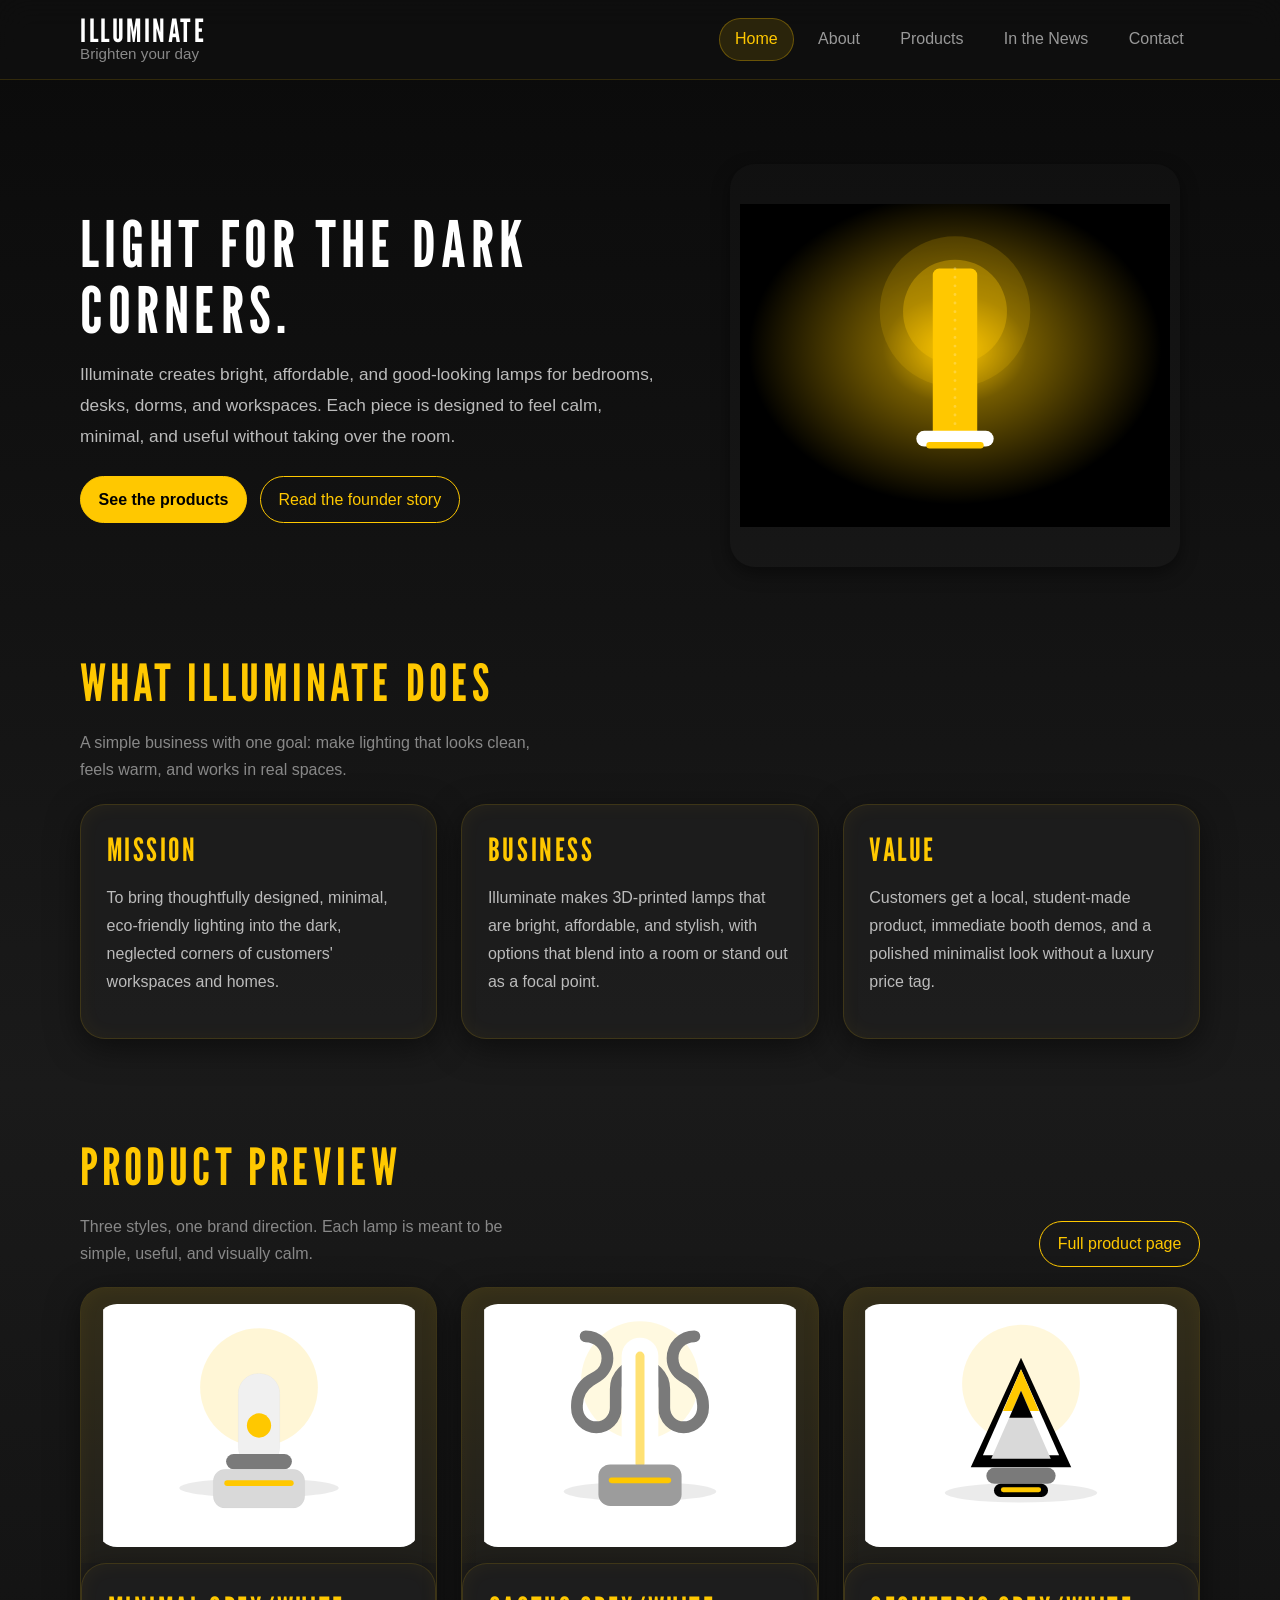
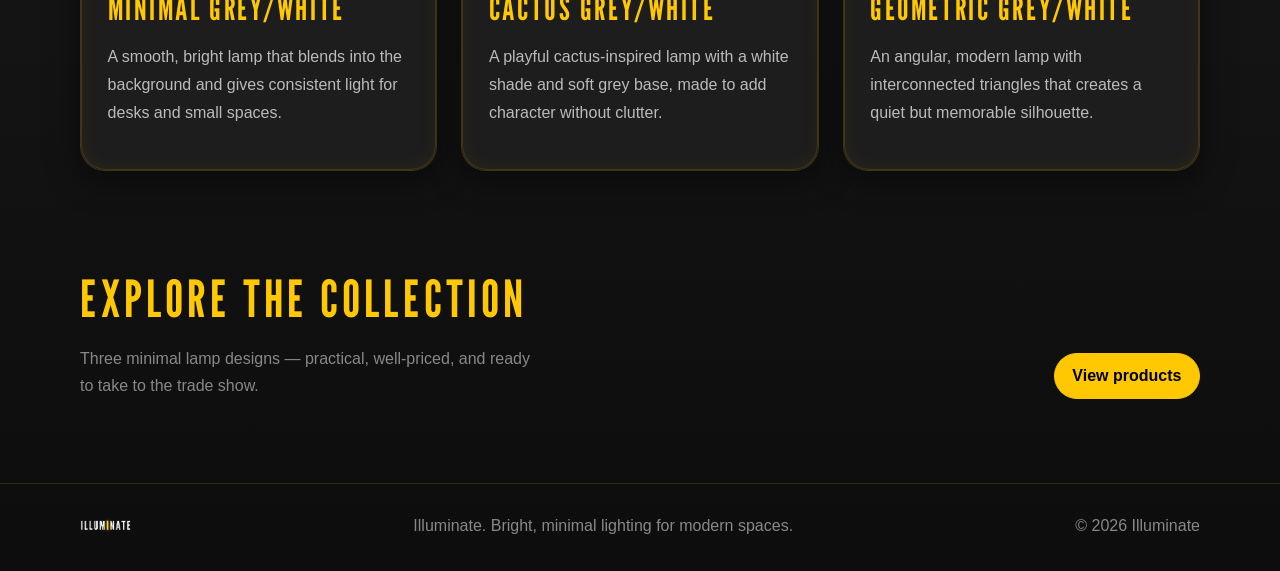
<file: index.html>
<!doctype html>
<html lang="en">
  <head>
    <meta charset="utf-8" />
    <meta name="viewport" content="width=device-width, initial-scale=1" />
    <title>Illuminate | Brighten your day</title>
    <meta name="description" content="Illuminate makes eco-friendly, 3D-printed lamps that are bright, affordable, and minimal." />
    <link rel="icon" href="Assets/Favicon.png" />
    <link rel="stylesheet" href="styles.css" />
    <script defer src="site.js"></script>
  </head>
  <body>
    <div class="site-shell">
      <header class="site-header">
        <div class="container header-row">
          <a class="brand" href="index.html" aria-label="Illuminate home">
            
            <span class="brand-text">
              <strong>ILLUMINATE</strong>
              <span>Brighten your day</span>
            </span>
          </a>
          <button class="nav-button" type="button" data-nav-button>Menu</button>
          <input class="nav-toggle" id="nav-toggle" type="checkbox" data-nav-toggle />
          <nav class="site-nav" aria-label="Primary">
            <a href="index.html" aria-current="page" data-nav-link>Home</a>
            <a href="about.html" data-nav-link>About</a>
            <a href="products.html" data-nav-link>Products</a>
            <a href="news.html" data-nav-link>In the News</a>
            <a href="contact.html" data-nav-link>Contact</a>
          </nav>
        </div>
      </header>

      <main>
        <section class="hero">
          <div class="container hero-grid">
            <div>
              
              <h1>Light for the dark corners.</h1>
              <p class="lede">
                Illuminate creates bright, affordable, and good-looking lamps for bedrooms, desks, dorms, and workspaces. Each piece is designed to feel calm, minimal, and useful without taking over the room.
              </p>
              <div class="hero-actions">
                <a class="button primary" href="products.html">See the products</a>
                <a class="button secondary" href="about.html">Read the founder story</a>
              </div>
              
            </div>

            <div class="hero-art">
                <div class="hero-card">
                  <img src="Assets/hero-lamp.svg" alt="Minimal lamp illustration in Illuminate colors" />
                </div>
              </div>
            </div>
          </div>
        </section>

        <section class="section">
          <div class="container">
            <div class="section-header">
              <div>
                <h2>What Illuminate does</h2>
                <p>A simple business with one goal: make lighting that looks clean, feels warm, and works in real spaces.</p>
              </div>
            </div>
            <div class="grid-3">
              <article class="card pad">
                <h3>Mission</h3>
                <p>To bring thoughtfully designed, minimal, eco-friendly lighting into the dark, neglected corners of customers' workspaces and homes.</p>
              </article>
              <article class="card pad">
                <h3>Business</h3>
                <p>Illuminate makes 3D-printed lamps that are bright, affordable, and stylish, with options that blend into a room or stand out as a focal point.</p>
              </article>
              <article class="card pad">
                <h3>Value</h3>
                <p>Customers get a local, student-made product, immediate booth demos, and a polished minimalist look without a luxury price tag.</p>
              </article>
            </div>
          </div>
        </section>

        <section class="section">
          <div class="container">
            <div class="section-header">
              <div>
                <h2>Product preview</h2>
                <p>Three styles, one brand direction. Each lamp is meant to be simple, useful, and visually calm.</p>
              </div>
              <a class="button secondary" href="products.html">Full product page</a>
            </div>
            <div class="grid-3">
              <article class="card">
                <div class="card-image"><img src="Assets/minimal-lamp.svg" alt="Minimal grey and white lamp illustration" /></div>
                <div class="card pad">
                  <h3>Minimal Grey/White</h3>
                  <p>A smooth, bright lamp that blends into the background and gives consistent light for desks and small spaces.</p>
                </div>
              </article>
              <article class="card">
                <div class="card-image"><img src="Assets/cactus-lamp.svg" alt="Cactus lamp illustration" /></div>
                <div class="card pad">
                  <h3>Cactus Grey/White</h3>
                  <p>A playful cactus-inspired lamp with a white shade and soft grey base, made to add character without clutter.</p>
                </div>
              </article>
              <article class="card">
                <div class="card-image"><img src="Assets/geometric-lamp.svg" alt="Geometric lamp illustration" /></div>
                <div class="card pad">
                  <h3>Geometric Grey/White</h3>
                  <p>An angular, modern lamp with interconnected triangles that creates a quiet but memorable silhouette.</p>
                </div>
              </article>
            </div>
          </div>
        </section>

        <section class="section">
          <div class="container">
            <div class="section-header">
              <div>
                <h2>Explore the collection</h2>
                <p>Three minimal lamp designs — practical, well-priced, and ready to take to the trade show.</p>
              </div>
              <div class="section-actions">
                <a class="button primary" href="products.html">View products</a>
              </div>
            </div>
          </div>
        </section>
      </main>

      <footer class="site-footer">
        <div class="container footer-row">
          <img src="Assets/Logo/White%20and%20Yellow%20nBg.png" alt="Illuminate logo" />
          <p>Illuminate. Bright, minimal lighting for modern spaces.</p>
          <p>&copy; <span data-year></span> Illuminate</p>
        </div>
      </footer>
    </div>
  </body>
</html>
</file>
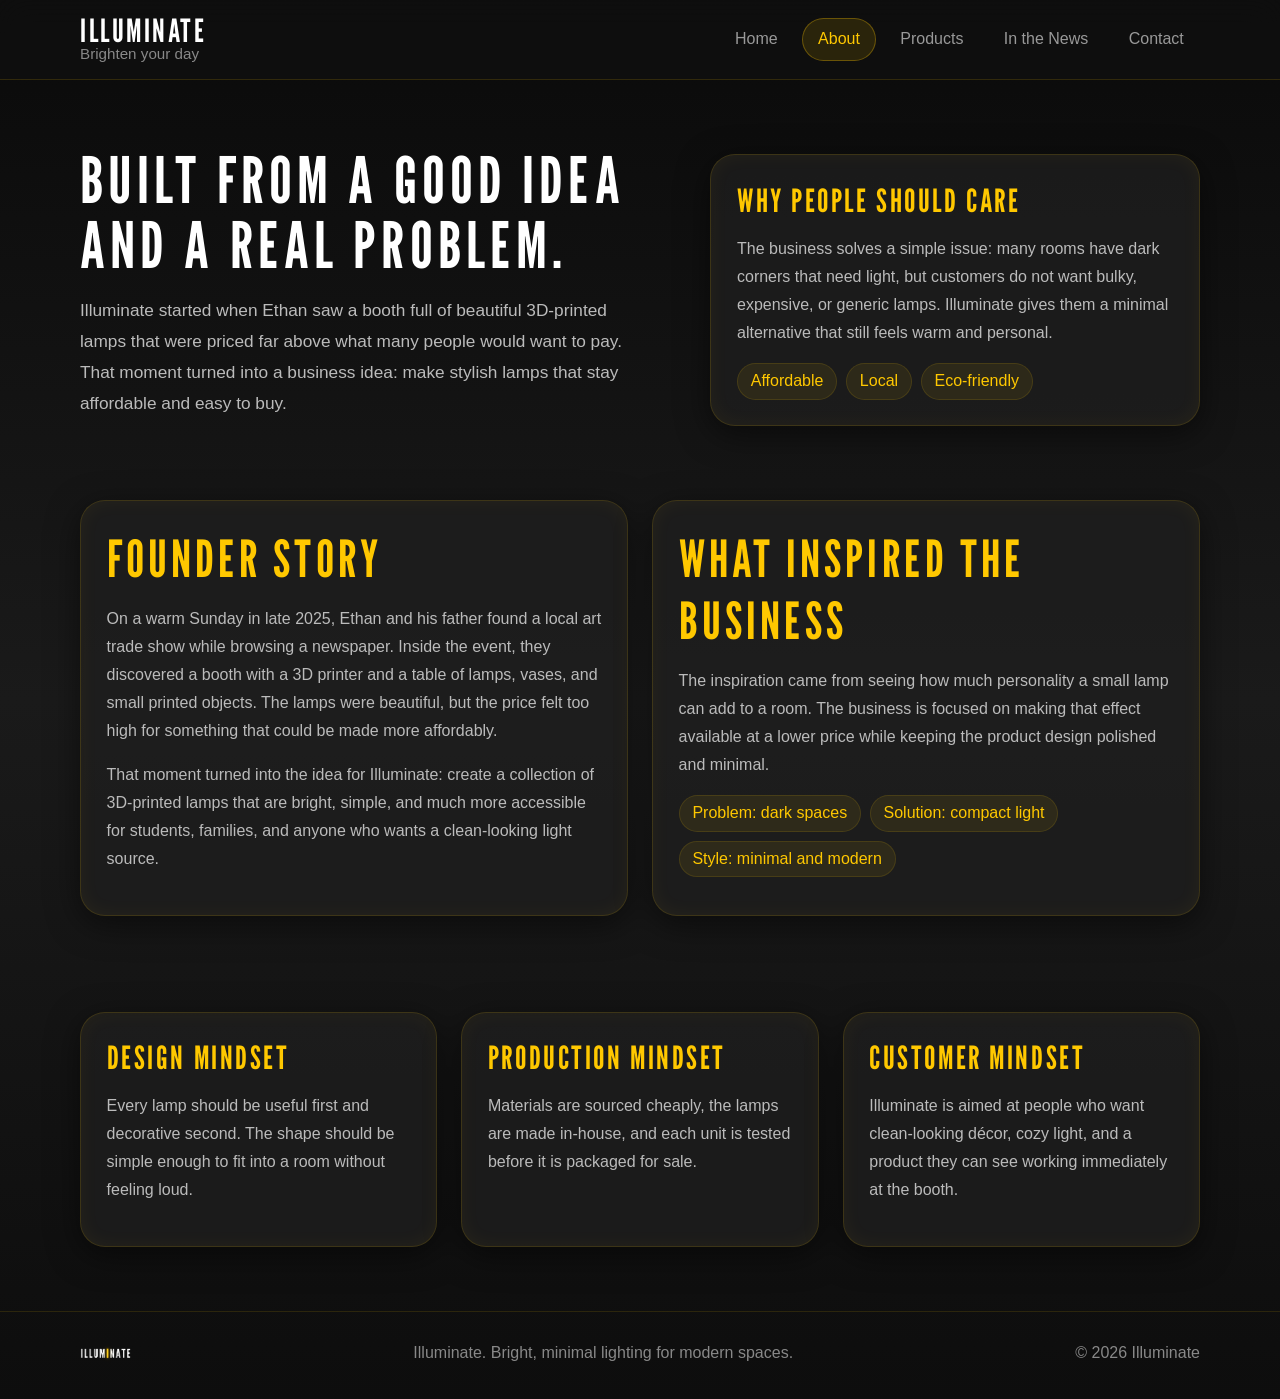
<file: about.html>
<!doctype html>
<html lang="en">
  <head>
    <meta charset="utf-8" />
    <meta name="viewport" content="width=device-width, initial-scale=1" />
    <title>About | Illuminate</title>
    <meta name="description" content="Learn the story behind Illuminate and why the business exists." />
    <link rel="icon" href="Assets/Favicon.png" />
    <link rel="stylesheet" href="styles.css" />
    <script defer src="site.js"></script>
  </head>
  <body>
    <div class="site-shell">
      <header class="site-header">
        <div class="container header-row">
          <a class="brand" href="index.html" aria-label="Illuminate home">
            <span class="brand-text">
              <strong>ILLUMINATE</strong>
              <span>Brighten your day</span>
            </span>
          </a>
          <button class="nav-button" type="button" data-nav-button>Menu</button>
          <input class="nav-toggle" id="nav-toggle" type="checkbox" data-nav-toggle />
          <nav class="site-nav" aria-label="Primary">
            <a href="index.html" data-nav-link>Home</a>
            <a href="about.html" aria-current="page" data-nav-link>About</a>
            <a href="products.html" data-nav-link>Products</a>
            <a href="news.html" data-nav-link>In the News</a>
            <a href="contact.html" data-nav-link>Contact</a>
          </nav>
        </div>
      </header>

      <main>
        <section class="hero">
          <div class="container hero-grid">
            <div>
              <h1>Built from a good idea and a real problem.</h1>
              <p class="lede">
                Illuminate started when Ethan saw a booth full of beautiful 3D-printed lamps that were priced far above what many people would want to pay. That moment turned into a business idea: make stylish lamps that stay affordable and easy to buy.
              </p>
            </div>
            <div class="card pad">
              <h3>Why people should care</h3>
              <p>The business solves a simple issue: many rooms have dark corners that need light, but customers do not want bulky, expensive, or generic lamps. Illuminate gives them a minimal alternative that still feels warm and personal.</p>
              <div class="badge-row">
                <span class="badge">Affordable</span>
                <span class="badge">Local</span>
                <span class="badge">Eco-friendly</span>
              </div>
            </div>
          </div>
        </section>

        <section class="section">
          <div class="container grid-2">
            <article class="card pad">
              <h2>Founder story</h2>
              <p>
                On a warm Sunday in late 2025, Ethan and his father found a local art trade show while browsing a newspaper. Inside the event, they discovered a booth with a 3D printer and a table of lamps, vases, and small printed objects. The lamps were beautiful, but the price felt too high for something that could be made more affordably.
              </p>
              <p>
                That moment turned into the idea for Illuminate: create a collection of 3D-printed lamps that are bright, simple, and much more accessible for students, families, and anyone who wants a clean-looking light source.
              </p>
            </article>
            <article class="card pad">
              <h2>What inspired the business</h2>
              <p>
                The inspiration came from seeing how much personality a small lamp can add to a room. The business is focused on making that effect available at a lower price while keeping the product design polished and minimal.
              </p>
              <div class="badge-row">
                <span class="badge">Problem: dark spaces</span>
                <span class="badge">Solution: compact light</span>
                <span class="badge">Style: minimal and modern</span>
              </div>
            </article>
          </div>
        </section>

        <section class="section">
          <div class="container grid-3">
            <article class="card pad">
              <h3>Design mindset</h3>
              <p>Every lamp should be useful first and decorative second. The shape should be simple enough to fit into a room without feeling loud.</p>
            </article>
            <article class="card pad">
              <h3>Production mindset</h3>
              <p>Materials are sourced cheaply, the lamps are made in-house, and each unit is tested before it is packaged for sale.</p>
            </article>
            <article class="card pad">
              <h3>Customer mindset</h3>
              <p>Illuminate is aimed at people who want clean-looking décor, cozy light, and a product they can see working immediately at the booth.</p>
            </article>
          </div>
        </section>
      </main>

      <footer class="site-footer">
        <div class="container footer-row">
          <img src="Assets/Logo/White%20and%20Yellow%20nBg.png" alt="Illuminate logo" />
          <p>Illuminate. Bright, minimal lighting for modern spaces.</p>
          <p>&copy; <span data-year></span> Illuminate</p>
        </div>
      </footer>
    </div>
  </body>
</html>
</file>
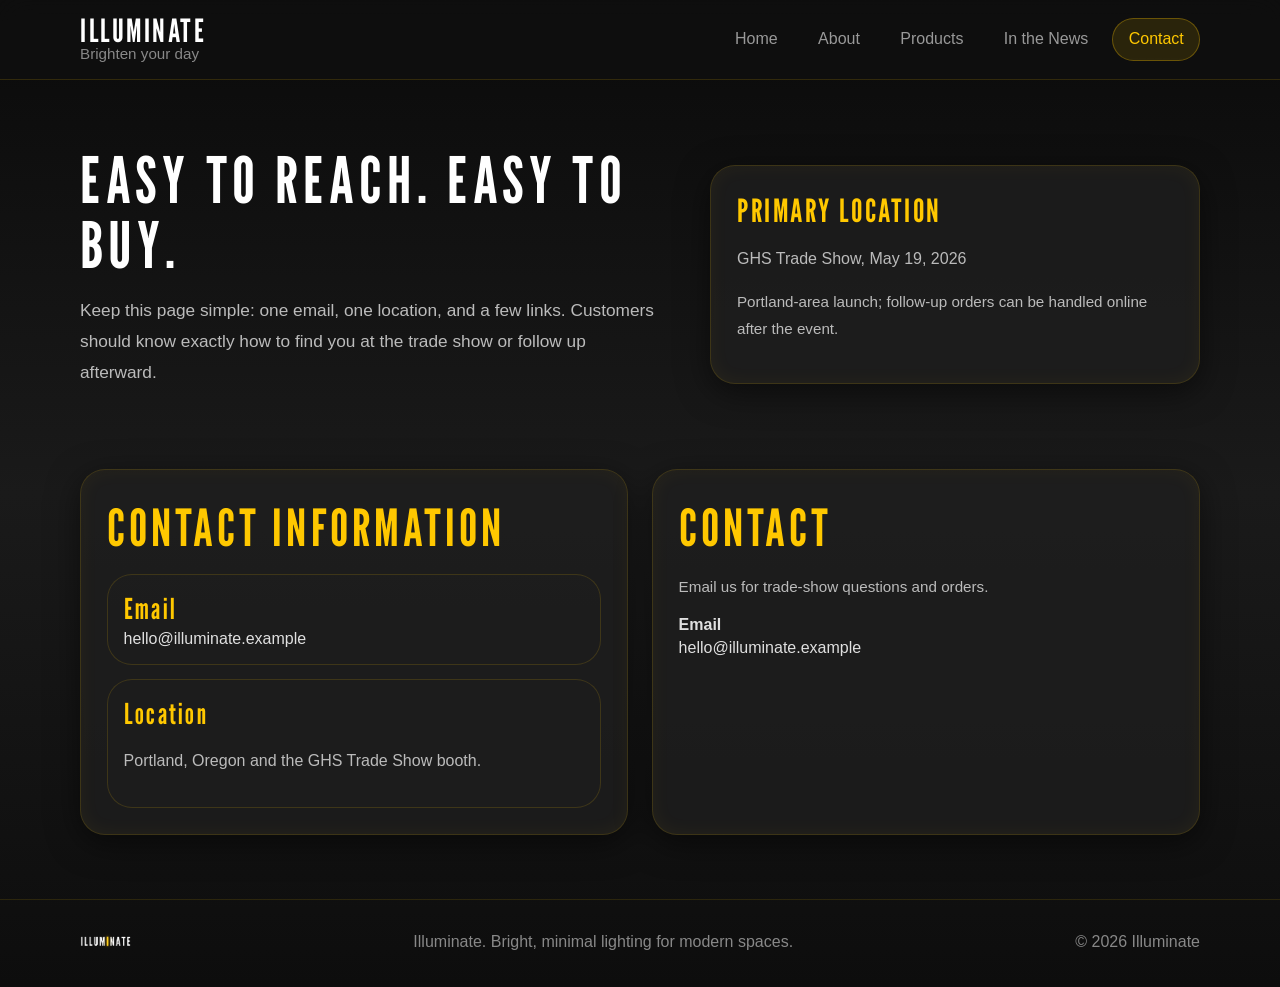
<file: contact.html>
<!doctype html>
<html lang="en">
  <head>
    <meta charset="utf-8" />
    <meta name="viewport" content="width=device-width, initial-scale=1" />
    <title>Contact | Illuminate</title>
    <meta name="description" content="Contact Illuminate for trade show questions and orders." />
    <link rel="icon" href="Assets/Favicon.png" />
    <link rel="stylesheet" href="styles.css" />
    <script defer src="site.js"></script>
  </head>
  <body>
    <div class="site-shell">
      <header class="site-header">
        <div class="container header-row">
          <a class="brand" href="index.html" aria-label="Illuminate home">
            <span class="brand-text">
              <strong>ILLUMINATE</strong>
              <span>Brighten your day</span>
            </span>
          </a>
          <button class="nav-button" type="button" data-nav-button>Menu</button>
          <input class="nav-toggle" id="nav-toggle" type="checkbox" data-nav-toggle />
          <nav class="site-nav" aria-label="Primary">
            <a href="index.html" data-nav-link>Home</a>
            <a href="about.html" data-nav-link>About</a>
            <a href="products.html" data-nav-link>Products</a>
            <a href="news.html" data-nav-link>In the News</a>
            <a href="contact.html" aria-current="page" data-nav-link>Contact</a>
          </nav>
        </div>
      </header>

      <main>
        <section class="hero">
          <div class="container hero-grid">
            <div>
              <h1>Easy to reach. Easy to buy.</h1>
              <p class="lede">
                Keep this page simple: one email, one location, and a few links. Customers should know exactly how to find you at the trade show or follow up afterward.
              </p>
            </div>
            <div class="card pad">
              <h3>Primary location</h3>
              <p>GHS Trade Show, May 19, 2026</p>
              <p class="meta">Portland-area launch; follow-up orders can be handled online after the event.</p>
            </div>
          </div>
        </section>

        <section class="section">
          <div class="container grid-2">
            <article class="card pad">
              <h2>Contact information</h2>
              <div class="contact-list">
                <div class="contact-item">
                  <strong>Email</strong>
                  <a href="mailto:hello@illuminate.example">hello@illuminate.example</a>
                </div>
                <div class="contact-item">
                  <strong>Location</strong>
                  <p>Portland, Oregon and the GHS Trade Show booth.</p>
                </div>
                
              </div>
            </article>
            <article class="card pad">
              <h2>Contact</h2>
              <p class="meta">Email us for trade-show questions and orders.</p>
              <div style="margin-top:0.6rem;">
                <strong>Email</strong>
                <div style="margin-top:0.35rem;"><a href="mailto:hello@illuminate.example">hello@illuminate.example</a></div>
              </div>
            </article>
          </div>
        </section>
      </main>

      <footer class="site-footer">
        <div class="container footer-row">
          <img src="Assets/Logo/White%20and%20Yellow%20nBg.png" alt="Illuminate logo" />
          <p>Illuminate. Bright, minimal lighting for modern spaces.</p>
          <p>&copy; <span data-year></span> Illuminate</p>
        </div>
      </footer>
    </div>
  </body>
</html>
</file>
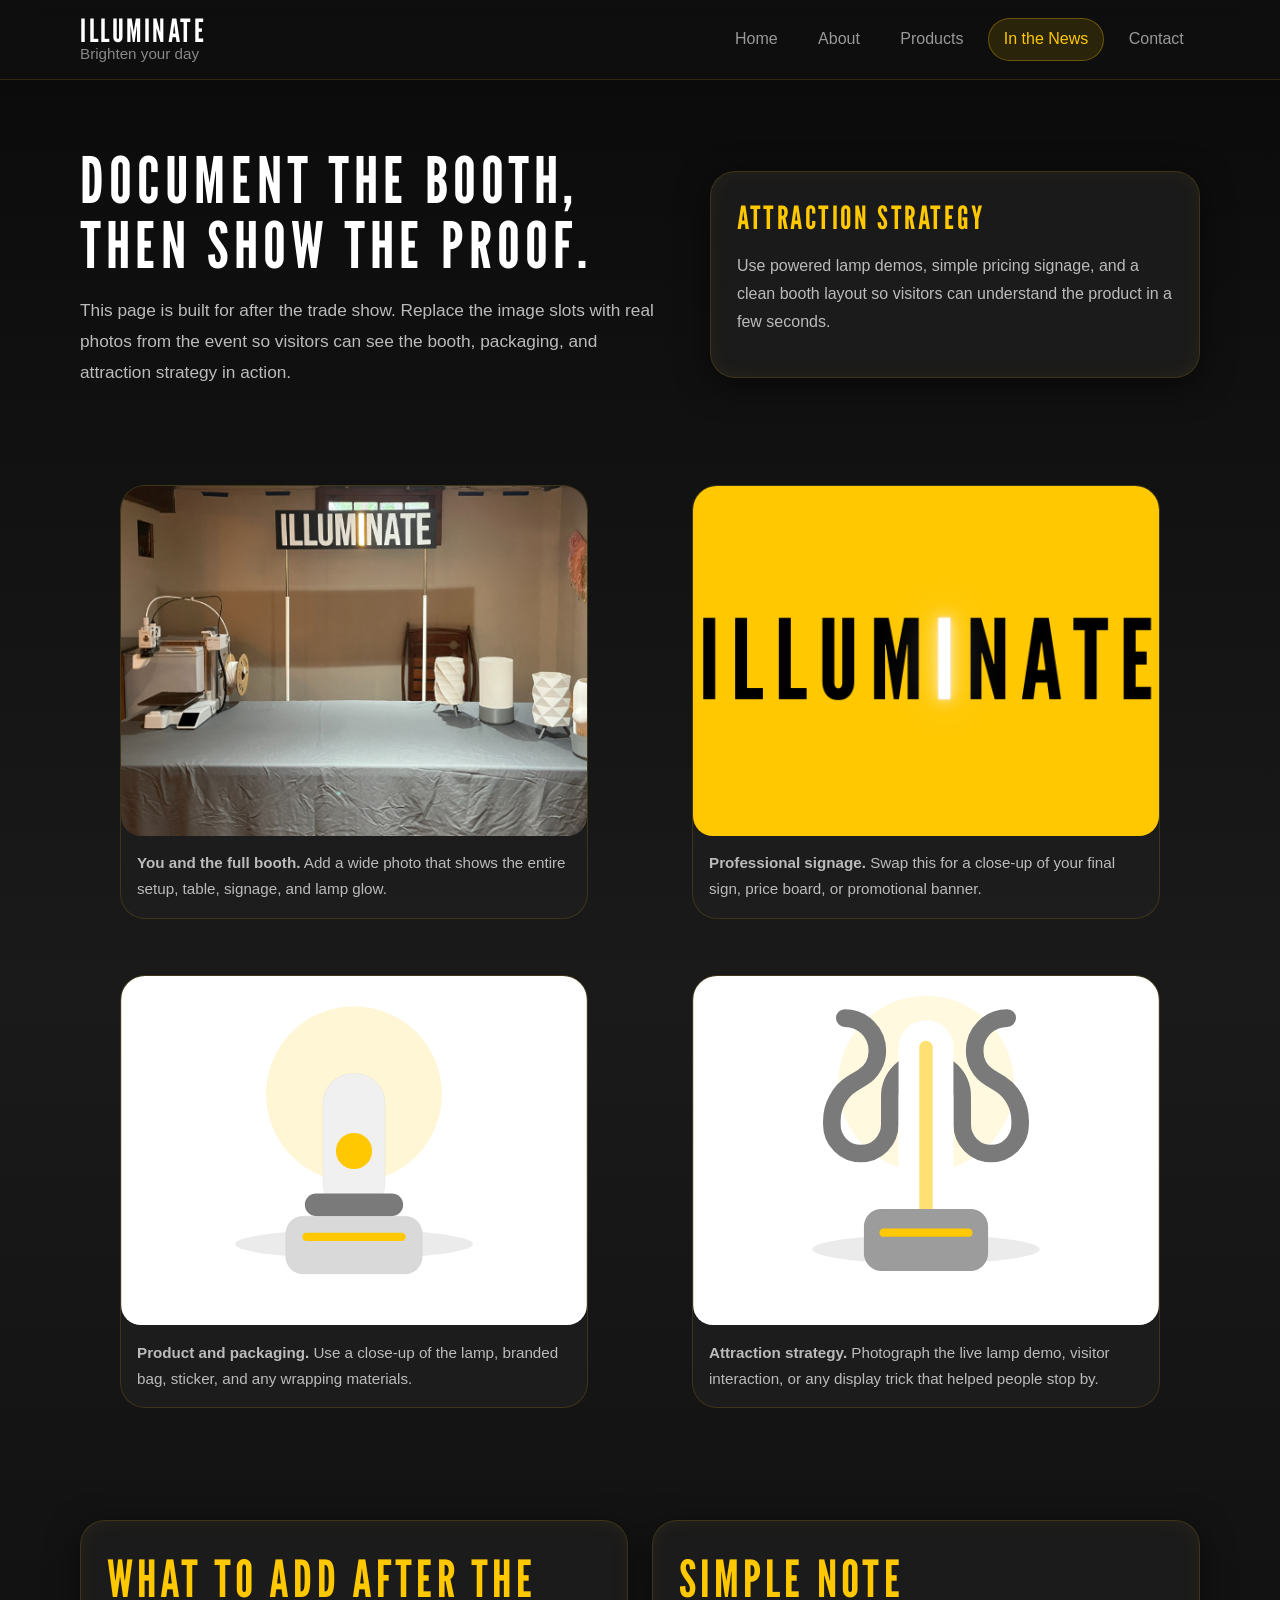
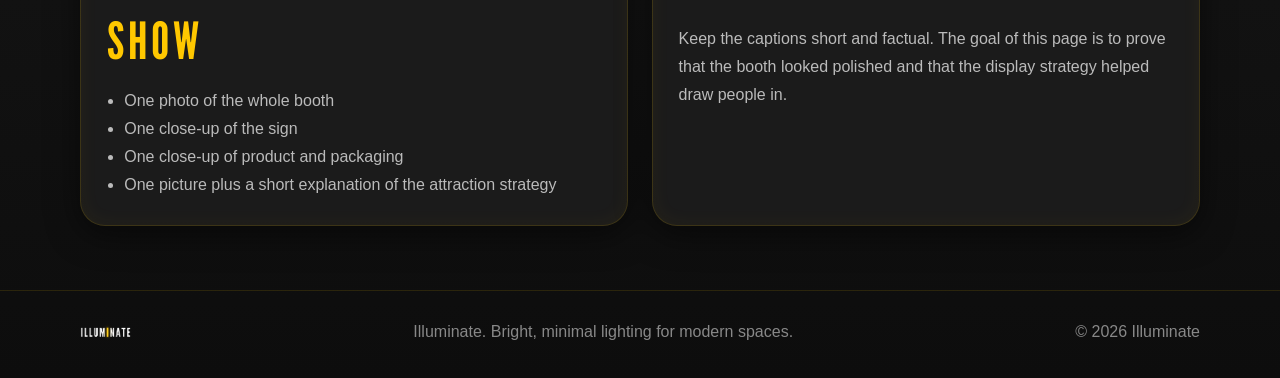
<file: news.html>
<!doctype html>
<html lang="en">
  <head>
    <meta charset="utf-8" />
    <meta name="viewport" content="width=device-width, initial-scale=1" />
    <title>In the News | Illuminate</title>
    <meta name="description" content="Trade show photos and attraction strategy for Illuminate." />
    <link rel="icon" href="Assets/Favicon.png" />
    <link rel="stylesheet" href="styles.css" />
    <script defer src="site.js"></script>
  </head>
  <body>
    <div class="site-shell">
      <header class="site-header">
        <div class="container header-row">
          <a class="brand" href="index.html" aria-label="Illuminate home">
            <span class="brand-text">
              <strong>ILLUMINATE</strong>
              <span>Brighten your day</span>
            </span>
          </a>
          <button class="nav-button" type="button" data-nav-button>Menu</button>
          <input class="nav-toggle" id="nav-toggle" type="checkbox" data-nav-toggle />
          <nav class="site-nav" aria-label="Primary">
            <a href="index.html" data-nav-link>Home</a>
            <a href="about.html" data-nav-link>About</a>
            <a href="products.html" data-nav-link>Products</a>
            <a href="news.html" aria-current="page" data-nav-link>In the News</a>
            <a href="contact.html" data-nav-link>Contact</a>
          </nav>
        </div>
      </header>

      <main>
        <section class="hero">
          <div class="container hero-grid">
            <div>
              <h1>Document the booth, then show the proof.</h1>
              <p class="lede">
                This page is built for after the trade show. Replace the image slots with real photos from the event so visitors can see the booth, packaging, and attraction strategy in action.
              </p>
            </div>
            <div class="card pad">
              <h3>Attraction strategy</h3>
              <p>Use powered lamp demos, simple pricing signage, and a clean booth layout so visitors can understand the product in a few seconds.</p>
            </div>
          </div>
        </section>

        <section class="section">
          <div class="container grid-2">
            <figure class="news-figure">
              <img src="Assets/booth-plan.png" alt="Booth plan illustration showing table layout and light demo zones" />
              <figcaption><strong>You and the full booth.</strong> Add a wide photo that shows the entire setup, table, signage, and lamp glow.</figcaption>
            </figure>
            <figure class="news-figure">
              <img src="Assets/Logo/Black%20On%20Yellow.png" alt="Professional signage example using Illuminate branding" />
              <figcaption><strong>Professional signage.</strong> Swap this for a close-up of your final sign, price board, or promotional banner.</figcaption>
            </figure>
            <figure class="news-figure">
              <img src="Assets/minimal-lamp.svg" alt="Product and packaging example" />
              <figcaption><strong>Product and packaging.</strong> Use a close-up of the lamp, branded bag, sticker, and any wrapping materials.</figcaption>
            </figure>
            <figure class="news-figure">
              <img src="Assets/cactus-lamp.svg" alt="Attraction strategy visual" />
              <figcaption><strong>Attraction strategy.</strong> Photograph the live lamp demo, visitor interaction, or any display trick that helped people stop by.</figcaption>
            </figure>
          </div>
        </section>

        <section class="section">
          <div class="container grid-2">
            <article class="card pad">
              <h2>What to add after the show</h2>
              <ul class="list">
                <li>One photo of the whole booth</li>
                <li>One close-up of the sign</li>
                <li>One close-up of product and packaging</li>
                <li>One picture plus a short explanation of the attraction strategy</li>
              </ul>
            </article>
            <article class="card pad">
              <h2>Simple note</h2>
              <p>
                Keep the captions short and factual. The goal of this page is to prove that the booth looked polished and that the display strategy helped draw people in.
              </p>
            </article>
          </div>
        </section>
      </main>

      <footer class="site-footer">
        <div class="container footer-row">
          <img src="Assets/Logo/White%20and%20Yellow%20nBg.png" alt="Illuminate logo" />
          <p>Illuminate. Bright, minimal lighting for modern spaces.</p>
          <p>&copy; <span data-year></span> Illuminate</p>
        </div>
      </footer>
    </div>
  </body>
</html>
</file>
<file: styles.css>
@import url('https://fonts.googleapis.com/css2?family=Glacial+Indifference:wght@400;700&family=League+Gothic&display=swap');

:root {
  --yellow: #ffc800;
  --teal: #3ddbd6;
  --white: #ffffff;
  --black: #000000;
  --ink: #111111;
  --muted: #6b6b6b;
  --line: rgba(255, 255, 255, 0.06);
  --surface: rgba(255, 255, 255, 0.04);
  --shadow: 0 10px 30px rgba(0, 0, 0, 0.5);
}

@keyframes fadeInUp {
  from {
    opacity: 0;
    transform: translateY(20px);
  }
  to {
    opacity: 1;
    transform: translateY(0);
  }
}

@keyframes glowPulse {
  0%, 100% {
    box-shadow: 0 0 12px rgba(255, 200, 0, 0.12);
  }
  50% {
    box-shadow: 0 0 22px rgba(255, 200, 0, 0.18);
  }
}

@keyframes slideInLeft {
  from {
    opacity: 0;
    transform: translateX(-30px);
  }
  to {
    opacity: 1;
    transform: translateX(0);
  }
}

@keyframes slideInRight {
  from {
    opacity: 0;
    transform: translateX(30px);
  }
  to {
    opacity: 1;
    transform: translateX(0);
  }
}

@keyframes slideInDown {
  from {
    opacity: 0;
    transform: translateY(-20px);
  }
  to {
    opacity: 1;
    transform: translateY(0);
  }
}

* {
  box-sizing: border-box;
}

html {
  scroll-behavior: smooth;
}

body {
  margin: 0;
  font-family: 'Glacial Indifference', Arial, sans-serif;
  color: #e0e0e0;
  background: linear-gradient(180deg, #0a0a0a 0%, #1a1a1a 50%, #0d0d0d 100%);
}

a {
  color: inherit;
  text-decoration: none;
}

img {
  max-width: 100%;
  display: block;
}

/* round images by default; keep brand/logo overrides below */
img {
  border-radius: 20px;
}

body::before {
  content: '';
  position: fixed;
  inset: 0;
  pointer-events: none;
  /* remove noisy grid for minimal look */
  background-image: none;
  background-size: 0 0;
  mask-image: none;
  opacity: 0.08;
}

.site-shell {
  position: relative;
  z-index: 1;
}

.container {
  width: min(1120px, calc(100% - 2rem));
  margin: 0 auto;
}

.site-header {
  position: sticky;
  top: 0;
  z-index: 20;
  backdrop-filter: blur(16px);
  background: rgba(15, 15, 15, 0.9);
  border-bottom: 1px solid rgba(255, 200, 0, 0.15);
  animation: slideInDown 0.6s ease-out;
}

.header-row {
  display: flex;
  align-items: center;
  justify-content: space-between;
  gap: 1rem;
  padding: 1rem 0;
}

.brand {
  display: flex;
  align-items: center;
  gap: 0.9rem;
  min-width: 0;
}

.brand-mark {
  width: 3rem;
  height: 3rem;
  border-radius: 6px;
  background: transparent;
  display: grid;
  place-items: center;
  box-shadow: 0 0 20px rgba(255, 200, 0, 0.2);
  overflow: hidden;
  flex: none;
  transition: box-shadow 0.3s ease;
}

.brand-mark:hover {
  animation: glowPulse 2s ease-in-out;
}

.brand-mark img {
  width: 100%;
  height: 100%;
  object-fit: contain;
  padding: 4px;
}

.brand-text {
  min-width: 0;
}

.brand-text strong {
  display: block;
  font-family: 'League Gothic', Impact, sans-serif;
  font-size: 2rem;
  letter-spacing: 0.08em;
  line-height: 0.9;
  color: #ffffff;
}

.brand-text span {
  color: #888;
  font-size: 0.95rem;
}

.nav-toggle {
  display: none;
}

.nav-button {
  display: none;
  border: 1px solid rgba(255, 200, 0, 0.2);
  background: rgba(255, 200, 0, 0.1);
  border-radius: 25px;
  padding: 0.7rem 1rem;
  font: inherit;
  color: var(--yellow);
  cursor: pointer;
  transition: all 0.3s ease;
}

.nav-button:hover {
  background: rgba(255, 200, 0, 0.2);
  box-shadow: 0 0 15px rgba(255, 200, 0, 0.3);
}

.site-nav {
  display: flex;
  flex-wrap: wrap;
  gap: 0.5rem;
}

.site-nav a {
  padding: 0.7rem 0.95rem;
  border-radius: 25px;
  border: 1px solid transparent;
  color: #999;
  transition: all 0.3s ease;
}

.site-nav a[aria-current='page'],
.site-nav a:hover {
  color: var(--yellow);
  border-color: rgba(255, 200, 0, 0.3);
  background: rgba(255, 200, 0, 0.12);
}

.hero {
  padding: 4rem 0 2rem;
  animation: fadeInUp 0.8s ease-out;
}

.hero-grid {
  display: grid;
  grid-template-columns: 1.1fr 0.9fr;
  gap: 2rem;
  align-items: center;
}

.eyebrow {
  display: inline-flex;
  align-items: center;
  gap: 0.5rem;
  padding: 0.5rem 0.8rem;
  border-radius: 25px;
  background: rgba(255, 200, 0, 0.15);
  color: var(--yellow);
  font-size: 0.9rem;
  letter-spacing: 0.02em;
  animation: slideInLeft 0.6s ease-out;
}

h1,
h2,
h3 {
  margin: 0;
  font-family: 'League Gothic', Impact, sans-serif;
  letter-spacing: 0.08em;
  text-transform: uppercase;
  font-weight: 400;
  color: var(--yellow);
  animation: fadeInUp 0.7s ease-out;
}

h1 {
  font-size: clamp(2.4rem, 6vw, 4rem);
  line-height: 1.02;
  margin-top: 0.2rem;
  color: #ffffff;
}

h2 {
  font-size: clamp(2.4rem, 4vw, 4rem);
  margin-bottom: 1rem;
}

h3 {
  font-size: 2rem;
  margin-bottom: 0.65rem;
}

.lede {
  max-width: 60ch;
  font-size: 1.08rem;
  line-height: 1.8;
  color: #bbb;
  animation: slideInLeft 0.7s ease-out 0.1s backwards;
}

.hero-actions,
.section-actions {
  display: flex;
  flex-wrap: wrap;
  gap: 0.8rem;
  margin-top: 1.5rem;
}

.button {
  display: inline-flex;
  align-items: center;
  justify-content: center;
  gap: 0.45rem;
  min-height: 2.9rem;
  padding: 0.75rem 1.1rem;
  border-radius: 25px;
  border: 1px solid var(--yellow);
  transition: transform 0.18s ease, background 0.18s ease, color 0.18s ease;
  cursor: pointer;
  animation: fadeInUp 0.7s ease-out 0.2s backwards;
}

.button:hover {
  transform: translateY(-2px);
  box-shadow: 0 0 20px rgba(255, 200, 0, 0.4);
}

.button.primary {
  background: var(--yellow);
  color: #000;
  font-weight: 700;
}

.button.primary:hover {
  background: #ffdb42;
}

.button.secondary {
  background: transparent;
  color: var(--yellow);
}

.button.secondary:hover {
  background: rgba(255, 200, 0, 0.2);
}

.hero-art {
  position: relative;
  padding: 1.25rem;
  animation: slideInRight 0.8s ease-out;
}

.hero-card {
  border-radius: 25px;
  background: rgba(255,255,255,0.02);
  color: #fff;
  padding: 0.6rem;
  box-shadow: 0 6px 18px rgba(0,0,0,0.45);
  overflow: hidden;
}

.hero-card::before {
  display: none;
}

.hero-card img {
  position: relative;
  z-index: 1;
  border-radius: 20px;
  width: 100%;
  aspect-ratio: 1.12;
  object-fit: contain;
}

.hero-stats {
  display: grid;
  grid-template-columns: repeat(3, 1fr);
  gap: 0.75rem;
  margin-top: 1rem;
}

.stat {
  padding: 0.9rem;
  border-radius: 25px;
  background: rgba(255, 200, 0, 0.1);
  border: 1px solid rgba(255, 200, 0, 0.2);
}

.stat strong {
  display: block;
  font-family: 'League Gothic', Impact, sans-serif;
  font-size: 2rem;
  letter-spacing: 0.08em;
  color: var(--yellow);
}

.section {
  padding: 2rem 0 4rem;
}

.section-header {
  display: flex;
  align-items: end;
  justify-content: space-between;
  gap: 1rem;
  margin-bottom: 1.25rem;
}

.section-header p {
  max-width: 52ch;
  margin: 0;
  color: #888;
  line-height: 1.7;
}

.grid-3,
.grid-2 {
  display: grid;
  gap: 1.5rem;
}

.grid-3 {
  grid-template-columns: repeat(3, 1fr);
}

.grid-2 {
  grid-template-columns: repeat(2, 1fr);
}

.card {
  border-radius: 25px;
  background: rgba(30, 30, 30, 0.8);
  border: 1px solid rgba(255, 200, 0, 0.15);
  box-shadow: 0 8px 32px rgba(0, 0, 0, 0.5), inset 0 0 20px rgba(255, 200, 0, 0.05);
  overflow: hidden;
  transition: all 0.4s ease;
  animation: fadeInUp 0.7s ease-out backwards;
}

.card:hover {
  border-color: rgba(255, 200, 0, 0.18);
  box-shadow: 0 10px 22px rgba(0,0,0,0.55);
  transform: translateY(-3px);
}

.card.pad {
  padding: 1.6rem;
}

.card-image {
  padding: 1rem;
  background: linear-gradient(180deg, rgba(255, 200, 0, 0.1), rgba(255, 200, 0, 0.02));
}

.card-image img {
  width: 100%;
  aspect-ratio: 4 / 3;
  object-fit: contain;
}

.card > img {
  width: 100%;
  aspect-ratio: 4 / 3;
  object-fit: contain;
  padding: 1rem 1rem 0;
  background: linear-gradient(180deg, rgba(255, 200, 0, 0.1), rgba(255, 200, 0, 0.02));
  border-radius: 25px 25px 0 0;
  margin-bottom: -1px;
}

.card h3 {
  margin-bottom: 0.5rem;
}

.card p,
.card li {
  color: #bbb;
  line-height: 1.75;
}

.list {
  margin: 0.9rem 0 0;
  padding-left: 1.1rem;
}

.badge-row {
  display: flex;
  flex-wrap: wrap;
  gap: 0.55rem;
  margin-top: 1rem;
}

.badge {
  display: inline-flex;
  align-items: center;
  min-height: 2.3rem;
  padding: 0.45rem 0.8rem;
  border-radius: 25px;
  background: rgba(255, 200, 0, 0.08);
  color: var(--yellow);
  border: 1px solid rgba(255, 200, 0, 0.12);
}

.badge.alt {
  background: rgba(255, 200, 0, 0.08);
  color: var(--yellow);
  border-color: rgba(255, 200, 0, 0.12);
}

.brand-swatch {
  display: grid;
  grid-template-columns: repeat(3, 1fr);
  gap: 0.8rem;
}

.swatch {
  border-radius: 25px;
  padding: 1rem;
  border: 1px solid rgba(255, 200, 0, 0.2);
}

.swatch strong {
  display: block;
  margin-top: 4rem;
  font-family: 'League Gothic', Impact, sans-serif;
  font-size: 1.9rem;
  letter-spacing: 0.08em;
}

.swatch.yellow {
  background: var(--yellow);
  color: #000;
}

.swatch.black {
  background: #1a1a1a;
  color: var(--yellow);
  border-color: rgba(255, 200, 0, 0.3);
}

.swatch.white {
  background: #ddd;
  color: #000;
}

.video-frame {
  position: relative;
  border-radius: 25px;
  overflow: hidden;
  border: 1px solid rgba(255, 200, 0, 0.2);
  background: linear-gradient(135deg, rgba(255, 200, 0, 0.1), rgba(30, 30, 30, 0.8));
  min-height: 320px;
  box-shadow: 0 8px 32px rgba(0, 0, 0, 0.5), inset 0 0 30px rgba(255, 200, 0, 0.05);
}

.video-frame iframe,
.video-frame .video-placeholder {
  width: 100%;
  height: 100%;
  min-height: 320px;
  border: 0;
}

.video-placeholder {
  display: grid;
  place-items: center;
  padding: 2rem;
  text-align: center;
  animation: fadeInUp 0.8s ease-out;
}

.video-placeholder strong {
  display: block;
  font-family: 'League Gothic', Impact, sans-serif;
  font-size: clamp(2.3rem, 5vw, 4rem);
  letter-spacing: 0.08em;
  margin-bottom: 0.4rem;
  color: var(--yellow);
}

.meta {
  color: #888;
  font-size: 0.95rem;
  line-height: 1.7;
}

.pricing {
  display: grid;
  gap: 0.9rem;
}

.price-row {
  display: flex;
  align-items: baseline;
  justify-content: space-between;
  gap: 1rem;
  padding: 1rem 0;
  border-top: 1px solid rgba(255, 200, 0, 0.1);
}

.price-row:first-child {
  border-top: 0;
  padding-top: 0;
}

.price-row strong {
  font-family: 'League Gothic', Impact, sans-serif;
  font-size: 2.1rem;
  letter-spacing: 0.08em;
  color: var(--yellow);
}

.testimonial {
  display: grid;
  gap: 0.7rem;
}

.testimonial blockquote {
  margin: 0;
  font-size: 1.05rem;
  line-height: 1.8;
  color: #ddd;
}

.testimonial span {
  color: #888;
}

.news-figure {
  border-radius: 25px;
  overflow: hidden;
  border: 1px solid rgba(255, 200, 0, 0.15);
  background: rgba(30, 30, 30, 0.8);
  animation: fadeInUp 0.7s ease-out backwards;
  transition: all 0.4s ease;
}

.news-figure:hover {
  border-color: rgba(255, 200, 0, 0.3);
  box-shadow: 0 0 30px rgba(255, 200, 0, 0.2);
  transform: translateY(-4px);
}

.news-figure img {
  width: 100%;
  aspect-ratio: 4 / 3;
  object-fit: cover;
}

.news-figure figcaption {
  padding: 0.9rem 1rem 1rem;
  color: #bbb;
  line-height: 1.7;
  font-size: 0.95rem;
}

.contact-list {
  display: grid;
  gap: 0.9rem;
  margin: 0;
}

.contact-item {
  padding: 1rem;
  border-radius: 25px;
  border: 1px solid rgba(255, 200, 0, 0.15);
  background: rgba(30, 30, 30, 0.8);
  transition: all 0.3s ease;
}

.contact-item:hover {
  border-color: rgba(255, 200, 0, 0.3);
  background: rgba(30, 30, 30, 0.95);
}

.contact-item strong {
  display: block;
  margin-bottom: 0.25rem;
  font-family: 'League Gothic', Impact, sans-serif;
  font-size: 1.8rem;
  letter-spacing: 0.08em;
  color: var(--yellow);
}

.site-footer {
  padding: 1rem 0 1.25rem;
  border-top: 1px solid rgba(255, 200, 0, 0.12);
  color: #888;
  text-align: center;
  animation: fadeInUp 0.6s ease-out 0.15s backwards;
}

.footer-row {
  display: flex;
  align-items: center;
  justify-content: space-between;
  gap: 1rem;
  flex-wrap: wrap;
}

.footer-row img {
  height: 3.2rem;
  width: auto;
  object-fit: cover;
  border-radius: 6px;
}

/* header hide on scroll */
.site-header {
  transition: transform 0.28s ease, box-shadow 0.2s ease;
}
.site-header.hidden {
  transform: translateY(-110%);
}

/* brand hover glow */
.brand:hover .brand-text strong {
  text-shadow: 0 0 18px rgba(255,200,0,0.9);
}

input[type="text"],
input[type="email"],
textarea {
  background: rgba(30, 30, 30, 0.9);
  border: 1px solid rgba(255, 200, 0, 0.2);
  color: #ddd;
  transition: all 0.3s ease;
  padding: 0.8rem;
  border-radius: 12px;
  font: inherit;
}

input[type="text"]:focus,
input[type="email"]:focus,
textarea:focus {
  outline: none;
  border-color: rgba(255, 200, 0, 0.5);
  box-shadow: 0 0 15px rgba(255, 200, 0, 0.2);
}

@media (max-width: 920px) {
  .hero-grid,
  .grid-3,
  .grid-2 {
    grid-template-columns: 1fr;
  }

  .section-header,
  .footer-row {
    align-items: start;
    flex-direction: column;
  }

  .brand-swatch {
    grid-template-columns: 1fr;
  }
}

@media (max-width: 760px) {
  .nav-button {
    display: inline-flex;
  }

  .site-nav {
    position: absolute;
    top: calc(100% + 0.6rem);
    right: 1rem;
    left: 1rem;
    display: grid;
    gap: 0.25rem;
    padding: 0.75rem;
    background: rgba(20, 20, 20, 0.95);
    border: 1px solid rgba(255, 200, 0, 0.2);
    border-radius: 18px;
    box-shadow: 0 8px 32px rgba(0, 0, 0, 0.7), inset 0 0 20px rgba(255, 200, 0, 0.05);
    transform-origin: top;
    transform: scaleY(0.96);
    opacity: 0;
    visibility: hidden;
    pointer-events: none;
    transition: opacity 0.25s ease, transform 0.25s ease, visibility 0.25s ease;
  }

  .nav-toggle:checked ~ .site-nav {
    opacity: 1;
    visibility: visible;
    pointer-events: auto;
    transform: scaleY(1);
  }

  .site-nav a {
    padding: 0.9rem 1rem;
  }

  .brand-text strong {
    font-size: 1.8rem;
  }

  h1 {
    font-size: clamp(3.7rem, 19vw, 6rem);
  }

  .hero {
    padding-top: 2.4rem;
  }
}
</file>
